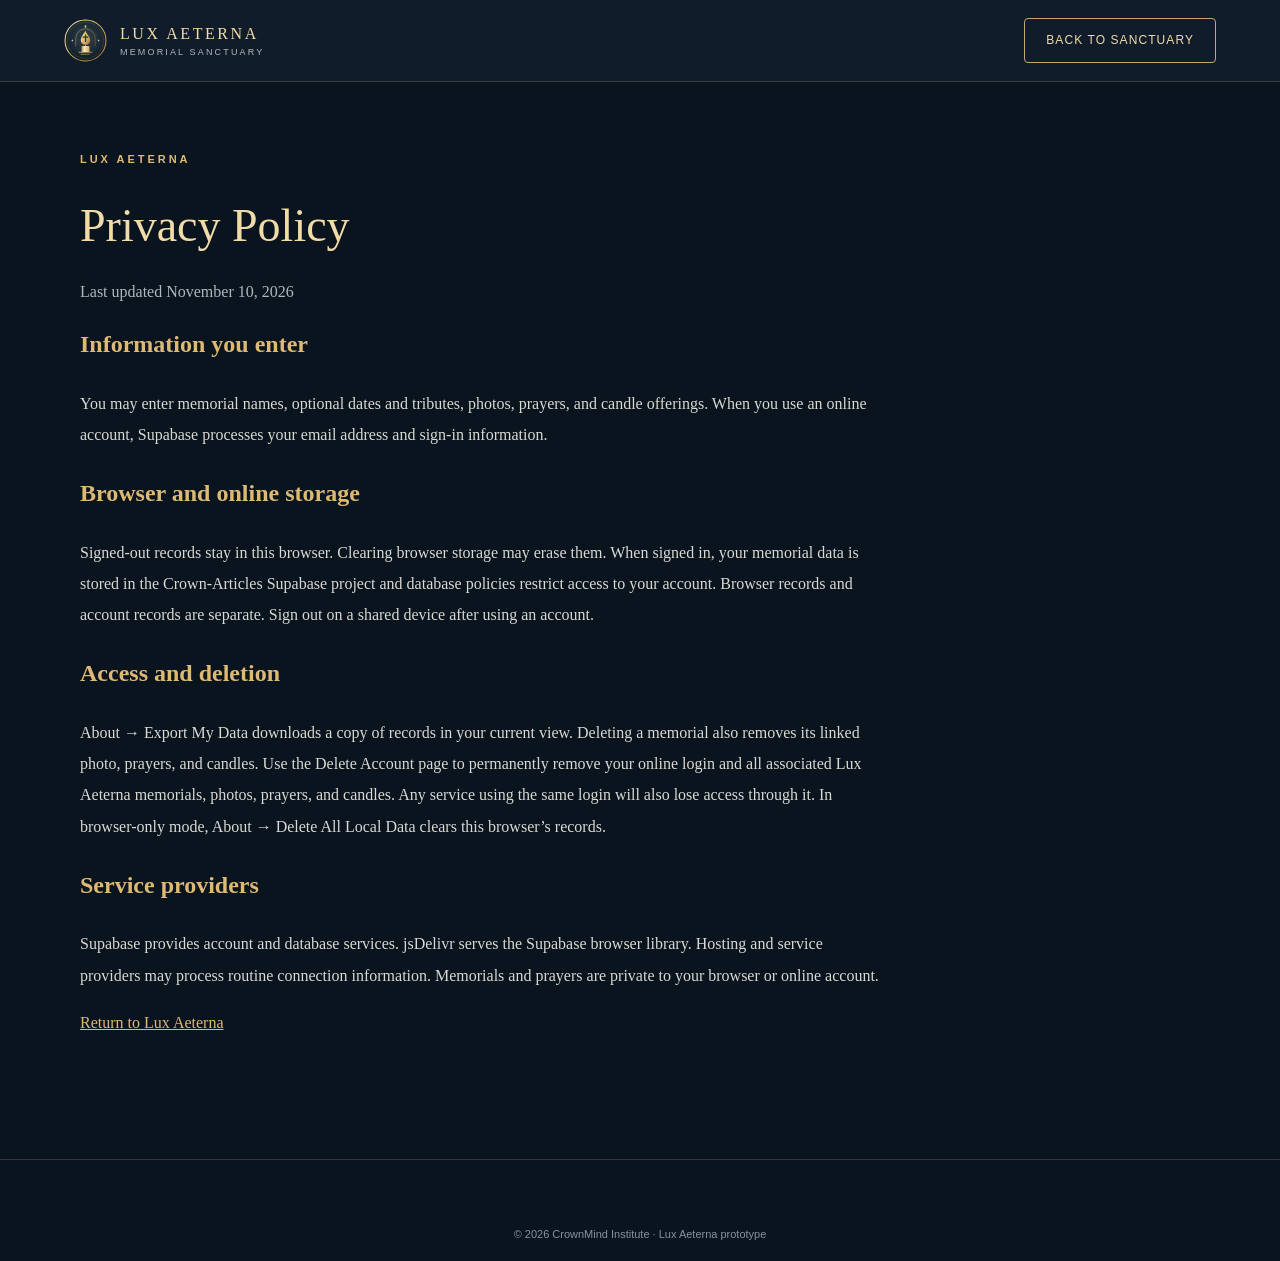
<file: privacy.html>
<!doctype html><html lang="en"><head><meta charset="utf-8"><meta name="viewport" content="width=device-width,initial-scale=1"><meta name="theme-color" content="#101c2a"><title>Privacy Policy | Lux Aeterna</title><link rel="icon" href="assets/favicon.svg" type="image/svg+xml"><link rel="stylesheet" href="assets/css/styles.css"></head><body><header class="site-header"><a class="brand" href="index.html"><img class="brand-logo" src="assets/lux-aeterna-logo.svg" width="43" height="43" alt=""><span class="brand-text"><strong>LUX AETERNA</strong><small>MEMORIAL SANCTUARY</small></span></a><a class="button button-outline" href="index.html">Back to Sanctuary</a></header><main class="content-wrap inner-page"><span class="eyebrow">LUX AETERNA</span><h1 style="color:#f1dca9;font-weight:normal;font-size:46px">Privacy Policy</h1><p style="color:#aeb8bd">Last updated November 10, 2026</p><div style="max-width:800px;line-height:1.95;color:#dad9d2">
<h2 style="color:#ddb974">Information you enter</h2><p>You may enter memorial names, optional dates and tributes, photos, prayers, and candle offerings. When you use an online account, Supabase processes your email address and sign-in information.</p>
<h2 style="color:#ddb974">Browser and online storage</h2><p>Signed-out records stay in this browser. Clearing browser storage may erase them. When signed in, your memorial data is stored in the Crown-Articles Supabase project and database policies restrict access to your account. Browser records and account records are separate. Sign out on a shared device after using an account.</p>
<h2 style="color:#ddb974">Access and deletion</h2><p>About → Export My Data downloads a copy of records in your current view. Deleting a memorial also removes its linked photo, prayers, and candles. Use the <a href="delete-account.html">Delete Account</a> page to permanently remove your online login and all associated Lux Aeterna memorials, photos, prayers, and candles. Any service using the same login will also lose access through it. In browser-only mode, About → Delete All Local Data clears this browser’s records.</p>
<h2 style="color:#ddb974">Service providers</h2><p>Supabase provides account and database services. jsDelivr serves the Supabase browser library. Hosting and service providers may process routine connection information. Memorials and prayers are private to your browser or online account.</p><p><a href="index.html" style="color:#ddb974;text-decoration:underline">Return to Lux Aeterna</a></p></div></main><footer class="site-footer"><p class="copyright">© 2026 CrownMind Institute · Lux Aeterna prototype</p></footer></body></html>
</file>
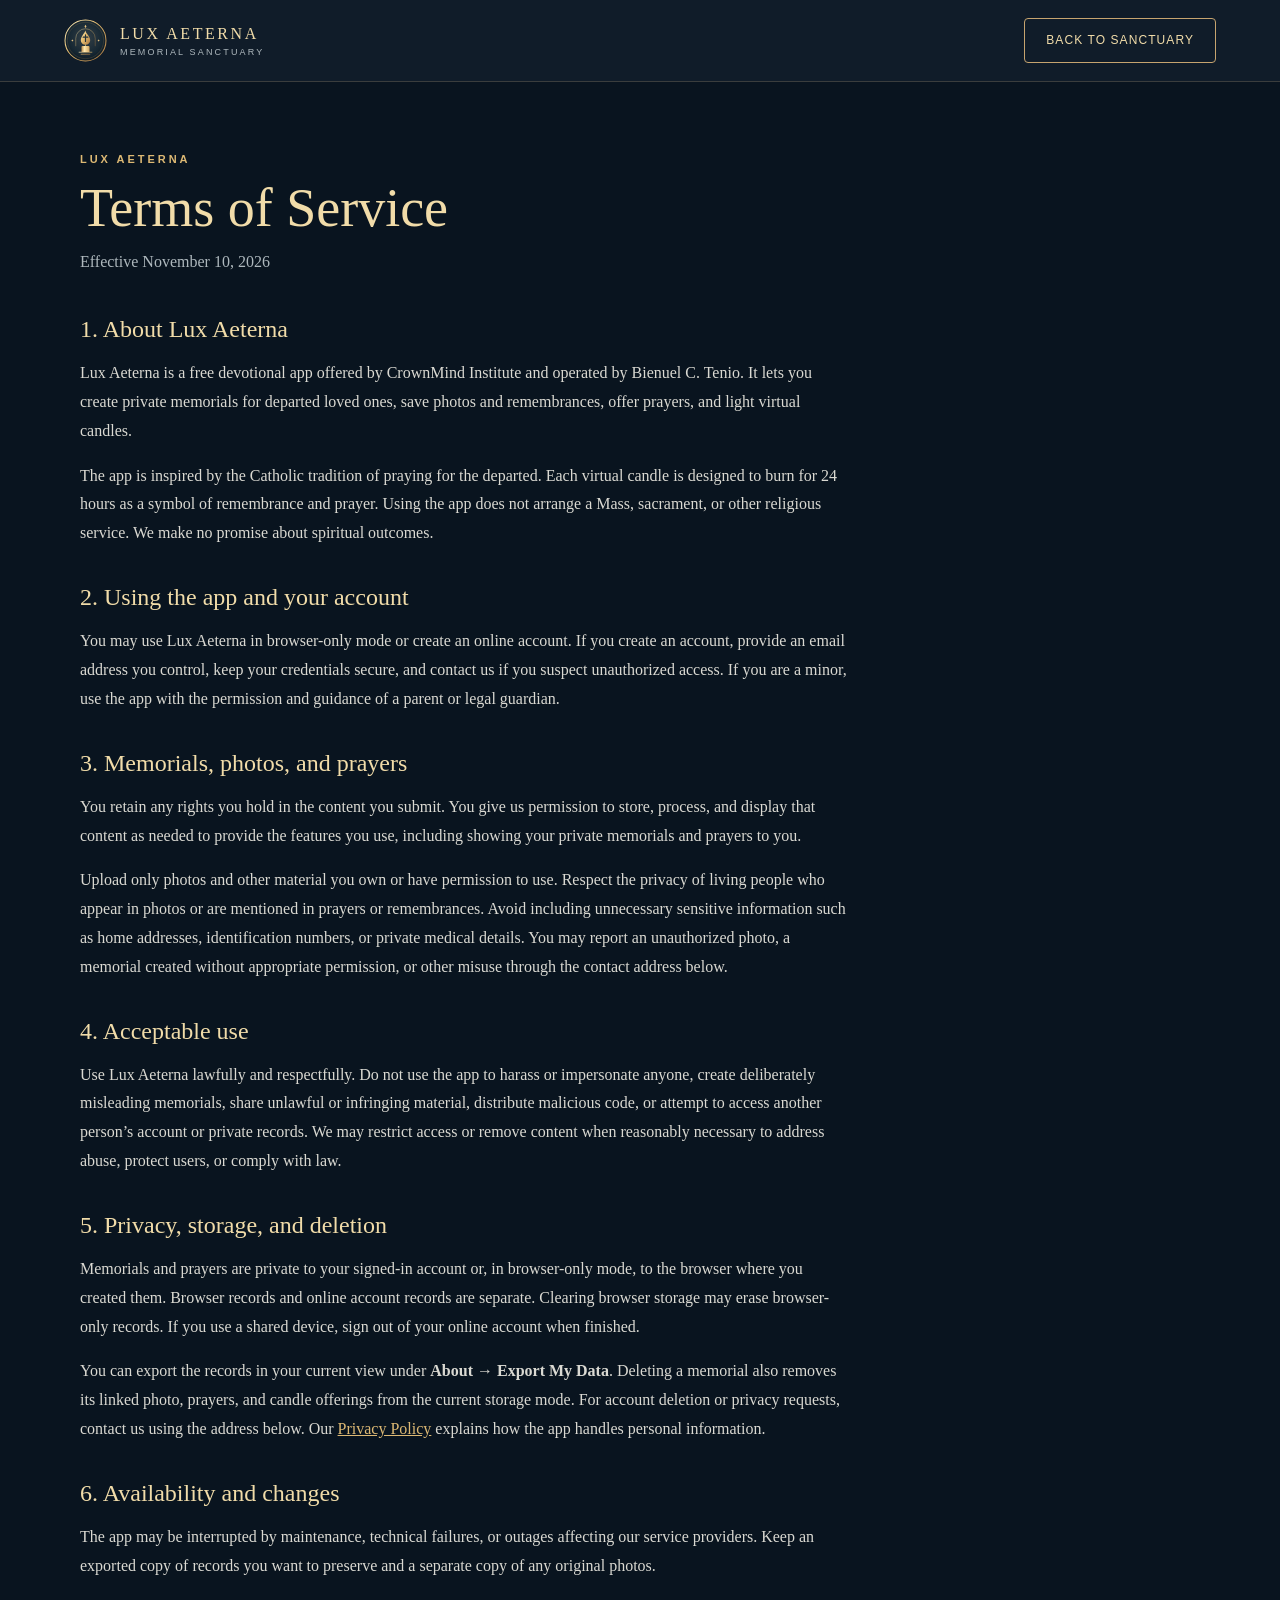
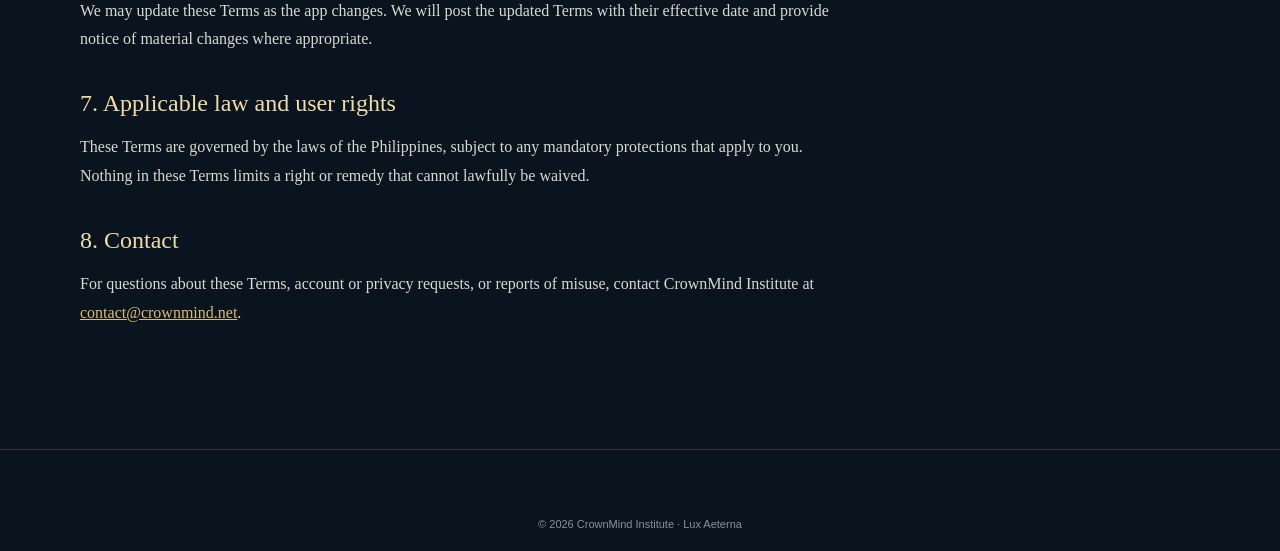
<file: terms.html>
<!doctype html>
<html lang="en">
<head>
  <meta charset="utf-8">
  <meta name="viewport" content="width=device-width,initial-scale=1">
  <meta name="theme-color" content="#101c2a">
  <title>Terms of Service | Lux Aeterna</title>
  <link rel="icon" href="assets/favicon.svg" type="image/svg+xml">
  <link rel="stylesheet" href="assets/css/styles.css">
</head>
<body>
  <header class="site-header">
    <a class="brand" href="index.html">
      <img class="brand-logo" src="assets/lux-aeterna-logo.svg" width="43" height="43" alt="">
      <span class="brand-text"><strong>LUX AETERNA</strong><small>MEMORIAL SANCTUARY</small></span>
    </a>
    <a class="button button-outline" href="index.html">Back to Sanctuary</a>
  </header>
  <main class="content-wrap inner-page">
    <div class="page-heading">
      <div>
        <span class="eyebrow">LUX AETERNA</span>
        <h1>Terms of Service</h1>
        <p>Effective <time datetime="2026-11-10">November 10, 2026</time></p>
      </div>
    </div>
    <div class="terms-copy">
      <h2>1. About Lux Aeterna</h2>
      <p>Lux Aeterna is a free devotional app offered by CrownMind Institute and operated by Bienuel C. Tenio. It lets you create private memorials for departed loved ones, save photos and remembrances, offer prayers, and light virtual candles.</p>
      <p>The app is inspired by the Catholic tradition of praying for the departed. Each virtual candle is designed to burn for 24 hours as a symbol of remembrance and prayer. Using the app does not arrange a Mass, sacrament, or other religious service. We make no promise about spiritual outcomes.</p>

      <h2>2. Using the app and your account</h2>
      <p>You may use Lux Aeterna in browser-only mode or create an online account. If you create an account, provide an email address you control, keep your credentials secure, and contact us if you suspect unauthorized access. If you are a minor, use the app with the permission and guidance of a parent or legal guardian.</p>

      <h2>3. Memorials, photos, and prayers</h2>
      <p>You retain any rights you hold in the content you submit. You give us permission to store, process, and display that content as needed to provide the features you use, including showing your private memorials and prayers to you.</p>
      <p>Upload only photos and other material you own or have permission to use. Respect the privacy of living people who appear in photos or are mentioned in prayers or remembrances. Avoid including unnecessary sensitive information such as home addresses, identification numbers, or private medical details. You may report an unauthorized photo, a memorial created without appropriate permission, or other misuse through the contact address below.</p>

      <h2>4. Acceptable use</h2>
      <p>Use Lux Aeterna lawfully and respectfully. Do not use the app to harass or impersonate anyone, create deliberately misleading memorials, share unlawful or infringing material, distribute malicious code, or attempt to access another person’s account or private records. We may restrict access or remove content when reasonably necessary to address abuse, protect users, or comply with law.</p>

      <h2>5. Privacy, storage, and deletion</h2>
      <p>Memorials and prayers are private to your signed-in account or, in browser-only mode, to the browser where you created them. Browser records and online account records are separate. Clearing browser storage may erase browser-only records. If you use a shared device, sign out of your online account when finished.</p>
      <p>You can export the records in your current view under <strong>About → Export My Data</strong>. Deleting a memorial also removes its linked photo, prayers, and candle offerings from the current storage mode. For account deletion or privacy requests, contact us using the address below. Our <a href="privacy.html">Privacy Policy</a> explains how the app handles personal information.</p>

      <h2>6. Availability and changes</h2>
      <p>The app may be interrupted by maintenance, technical failures, or outages affecting our service providers. Keep an exported copy of records you want to preserve and a separate copy of any original photos.</p>
      <p>We may update these Terms as the app changes. We will post the updated Terms with their effective date and provide notice of material changes where appropriate.</p>

      <h2>7. Applicable law and user rights</h2>
      <p>These Terms are governed by the laws of the Philippines, subject to any mandatory protections that apply to you. Nothing in these Terms limits a right or remedy that cannot lawfully be waived.</p>

      <h2>8. Contact</h2>
      <p>For questions about these Terms, account or privacy requests, or reports of misuse, contact CrownMind Institute at <a href="mailto:contact@crownmind.net">contact@crownmind.net</a>.</p>
    </div>
  </main>
  <footer class="site-footer">
    <p class="copyright">© 2026 CrownMind Institute · Lux Aeterna</p>
  </footer>
</body>
</html>
</file>
<file: assets/css/styles.css>
:root{--navy:#101c2a;--navy2:#172b3b;--deep:#09141f;--gold:#ddb974;--gold2:#f1dca9;--cream:#f5efe4;--muted:#aeb8bd;--line:rgba(224,196,141,.2);--paper:#172734;--red:#eab0a9;font-family:Georgia,'Times New Roman',serif;color:var(--cream);background:var(--deep);font-synthesis:none}*{box-sizing:border-box}html{scroll-behavior:smooth}body{margin:0;min-height:100vh;background:var(--deep)}button,input,textarea,select{font:inherit}button{cursor:pointer}a{color:inherit;text-decoration:none}button:focus-visible,a:focus-visible,input:focus-visible,textarea:focus-visible,select:focus-visible{outline:3px solid var(--gold2);outline-offset:3px}.sr-only{position:absolute;width:1px;height:1px;overflow:hidden;clip:rect(0,0,0,0);white-space:nowrap}.skip-link{position:absolute;left:-1000px;top:0;background:var(--gold);color:var(--deep);padding:10px;z-index:30}.skip-link:focus{left:10px}.site-header{height:82px;display:flex;align-items:center;justify-content:space-between;padding:0 clamp(20px,5vw,80px);background:#101c29;border-bottom:1px solid var(--line);position:relative;z-index:3}.brand{display:flex;align-items:center;gap:13px}.brand-symbol{border:1px solid var(--gold);border-radius:50%;height:43px;width:43px;display:grid;place-items:center;font-size:29px;color:var(--gold)}.brand-text{display:flex;flex-direction:column;gap:4px;letter-spacing:.16em}.brand-text strong{font-size:16px;color:var(--gold2);font-weight:normal}.brand-text small{font:9px Arial,sans-serif;letter-spacing:.24em;color:var(--muted)}.primary-nav{display:flex;gap:30px;align-items:center}.primary-nav a{font:12px Arial,sans-serif;letter-spacing:.09em;text-transform:uppercase;color:#c6cac8;padding:15px 0;border-bottom:1px solid transparent}.primary-nav a:hover,.primary-nav a.active{color:var(--gold2);border-color:var(--gold)}.menu-toggle{display:none;background:transparent;border:1px solid var(--line);color:var(--gold2);padding:8px 12px;border-radius:6px}.demo-banner{font:12px/1.5 Arial,sans-serif;text-align:center;background:#223040;color:#e0dace;padding:9px 16px}.status-dot{display:inline-block;width:7px;height:7px;border-radius:50%;background:#e5be72;margin-right:7px}.view{display:none}.view.active{display:block}.hero{min-height:625px;background:radial-gradient(ellipse at 50% 38%,rgba(226,167,83,.2),transparent 32%),radial-gradient(ellipse at 50% 95%,rgba(49,77,97,.3),transparent 60%),linear-gradient(#172736,#0c1825);position:relative;overflow:hidden;text-align:center}.hero:before,.hero:after{content:"";position:absolute;inset:0;pointer-events:none}.hero:before{background:repeating-linear-gradient(90deg,transparent 0,transparent 12%,rgba(212,190,139,.028) 12.1%,transparent 12.5%)}.hero:after{background:linear-gradient(90deg,rgba(7,17,26,.6),transparent 18%,transparent 82%,rgba(7,17,26,.6))}.hero-glow{position:absolute;left:50%;top:55px;transform:translateX(-50%);width:500px;height:500px;background:radial-gradient(circle,rgba(226,193,119,.075),transparent 66%);border:1px solid rgba(223,187,110,.07);border-radius:50%}.hero-inner{position:relative;z-index:1;max-width:750px;margin:0 auto;padding:72px 22px 55px}.eyebrow{font:11px/1.6 Arial,sans-serif;letter-spacing:.27em;color:var(--gold);font-weight:600}.cross-mark{font-size:71px;color:var(--gold);text-shadow:0 0 35px rgba(255,190,90,.25);margin:18px auto 0}.hero h1{font-size:clamp(56px,9vw,104px);font-weight:normal;letter-spacing:.025em;margin:0;color:var(--gold2);line-height:1.15}.latin{font-size:20px;font-style:italic;color:var(--gold);letter-spacing:.05em;margin:13px 0 20px}.hero-description{font-size:17px;line-height:1.9;color:#d2d5d5;max-width:555px;margin:0 auto}.hero-actions,.button-row{display:flex;gap:12px;justify-content:center;flex-wrap:wrap;margin-top:29px}.button{border-radius:4px;display:inline-flex;align-items:center;justify-content:center;min-height:45px;padding:12px 21px;font:12px/1.4 Arial,sans-serif;letter-spacing:.09em;text-transform:uppercase;border:1px solid transparent;transition:transform .15s,background .15s}.button:hover{transform:translateY(-1px)}.button-gold{background:linear-gradient(125deg,#d6af6b,#f0d495);color:#15212c;border-color:#d3ac69;font-weight:700}.button-outline{background:transparent;border-color:#c6a46f;color:var(--gold2)}.button-muted{background:#2b3a46;border-color:#485765;color:#eee}.button-danger{background:#4d2427;color:#fff;border-color:#bc7373}.devotional{font-size:14px;color:#b7b7b3;font-style:italic;margin:48px auto 0;max-width:500px;line-height:1.8}.content-wrap{max-width:1170px;margin:0 auto;padding-left:25px;padding-right:25px}.overview{padding-top:77px;padding-bottom:100px}.section-intro{text-align:center;max-width:600px;margin:0 auto 38px}.section-intro h2{font-size:37px;font-weight:normal;margin:11px 0}.section-intro p{color:var(--muted);line-height:1.7}.feature-grid{display:grid;grid-template-columns:repeat(3,minmax(0,1fr));gap:18px}.feature{background:linear-gradient(155deg,#1b2d3b,#142430);border:1px solid var(--line);text-align:center;padding:34px 24px 32px;min-height:255px}.feature-icon{font-size:35px;color:var(--gold);height:45px}.feature h3{font-size:25px;font-weight:normal;color:var(--gold2);margin:8px 0 13px}.feature p{font:14px/1.8 Arial,sans-serif;color:#b4bcc0;min-height:65px}.text-link{background:none;border:0;color:var(--gold);font:12px Arial,sans-serif;letter-spacing:.06em;margin-top:13px}.inner-page{padding-top:67px;padding-bottom:105px;min-height:600px}.page-heading{display:flex;align-items:flex-end;justify-content:space-between;gap:25px;margin-bottom:33px}.page-heading h1{font-size:clamp(37px,5vw,54px);font-weight:normal;margin:8px 0 10px;color:var(--gold2)}.page-heading p{color:var(--muted);line-height:1.65;margin:0}.toolbar{display:flex;align-items:center;justify-content:space-between;gap:14px;margin-bottom:24px}.toolbar input{max-width:390px;width:100%}.count-label{font:12px Arial,sans-serif;color:var(--muted)}input,textarea,select{background:#0f1c28;border:1px solid #40505d;border-radius:5px;color:#f2ead9;padding:13px 14px;min-width:0;width:100%;font:15px/1.5 Arial,sans-serif}input::placeholder,textarea::placeholder{color:#88969e}input[type=date]{color-scheme:dark}textarea{resize:vertical}.memorial-grid{display:grid;grid-template-columns:minmax(0,1fr);row-gap:2rem}.memorial-card{padding:29px 23px;background:linear-gradient(155deg,#1b2d3b,#13232f);border:1px solid var(--line);text-align:center;min-width:0}.card-cross{color:var(--gold);font-size:29px}.memorial-card h3{font-size:25px;font-weight:normal;color:var(--gold2);overflow-wrap:anywhere;margin:11px 0 5px}.memorial-dates{color:var(--muted);font:12px Arial,sans-serif;letter-spacing:.03em}.memorial-tribute{font:italic 14px/1.7 Georgia,serif;color:#d3d1ca;overflow-wrap:anywhere;white-space:pre-wrap}.card-actions{display:flex;justify-content:center;gap:8px;flex-wrap:wrap;margin-top:22px}.mini-btn{background:#293b49;color:#e8d8bd;border:1px solid #50606c;border-radius:4px;padding:8px 11px;font:11px Arial,sans-serif}.mini-btn:hover{background:#3a4d5b}.mini-btn.danger{color:#f1c0b8}.empty-state{grid-column:1/-1;border:1px dashed #4a5261;padding:55px 24px;text-align:center;color:var(--muted)}.empty-state .empty-symbol{font-size:44px;color:var(--gold);margin-bottom:15px}.empty-state h2{font-size:26px;font-weight:normal;color:#ebdfcd}.empty-state p{font:14px/1.8 Arial,sans-serif}.ornamental-divider{text-align:center;color:var(--gold);font-size:22px;margin:20px 0}.candle-grid{display:grid;grid-template-columns:repeat(4,minmax(0,1fr));gap:18px}.candle-card{min-height:245px;background:linear-gradient(#1d2d3a,#14232f);border:1px solid var(--line);text-align:center;padding:22px 12px}.candle-card h3{font-weight:normal;color:var(--gold2);font-size:18px;overflow-wrap:anywhere;margin:0 0 10px}.candle-card p{font:12px Arial,sans-serif;color:var(--muted)}.quiet-note{color:var(--muted);font:12px/1.8 Arial,sans-serif;margin-top:35px;text-align:center}.prayer-layout{display:grid;grid-template-columns:.85fr 1.15fr;gap:28px}.traditional-prayer{background:linear-gradient(145deg,#203440,#152531);padding:45px 33px;border:1px solid var(--line);text-align:center}.traditional-prayer h2{color:var(--gold2);font-size:36px;font-weight:normal}.traditional-prayer p{font:italic 18px/2 Georgia,serif;color:#ddd8ca}.prayer-separator{width:70px;border-top:1px solid var(--gold);margin:27px auto}.subheading{font-size:28px;font-weight:normal;color:var(--gold2);margin:0 0 20px}.prayer-item{border-bottom:1px solid var(--line);padding:13px 0 24px;margin-bottom:12px}.prayer-item h3{font-weight:normal;font-size:19px;color:var(--gold2);margin:8px 0}.prayer-item p{white-space:pre-wrap;overflow-wrap:anywhere;line-height:1.7;color:#ddd7ca}.prayer-item small{color:var(--muted);font:12px Arial,sans-serif}.about-panel{max-width:800px;border:1px solid var(--line);background:#172935;text-align:center;margin:0 auto;padding:48px clamp(23px,5vw,64px)}.about-cross{font-size:50px;color:var(--gold)}.about-panel h2{font-size:35px;font-weight:normal;color:var(--gold2)}.about-panel p{line-height:1.95;color:#c9cdd0}.about-panel .button{margin-top:20px}.data-tools{max-width:800px;margin:48px auto;padding:26px;border:1px solid #4a5056}.data-tools h2{font-weight:normal;color:var(--gold2)}.data-tools p{font:14px/1.7 Arial,sans-serif;color:var(--muted)}.data-tools .button-row{justify-content:flex-start}.site-footer{background:#0a141e;border-top:1px solid var(--line);padding:38px clamp(25px,5vw,80px) 21px}.footer-inner{display:flex;align-items:flex-start;justify-content:space-between;gap:30px;max-width:1170px;margin:auto}.footer-brand{color:var(--gold2);letter-spacing:.15em}.footer-inner p{font-style:italic;color:var(--muted);font-size:14px}.footer-links{display:flex;gap:25px;flex-wrap:wrap;font:12px Arial,sans-serif;color:var(--gold)}.copyright{font:11px Arial,sans-serif;color:#88929d;text-align:center;margin:30px 0 0}.app-dialog{background:#182b39;color:var(--cream);border:1px solid var(--gold);border-radius:9px;width:min(95vw,550px);max-height:min(90vh,800px);padding:0;box-shadow:0 25px 80px #0008}.app-dialog::backdrop{background:rgba(2,8,12,.8)}.dialog-body{padding:26px 30px;overflow:auto;max-height:88vh}.dialog-heading{display:flex;align-items:flex-start;justify-content:space-between;gap:15px;margin-bottom:18px}.dialog-heading h2{font-size:30px;font-weight:normal;color:var(--gold2);margin:6px 0}.close-button{background:transparent;border:0;color:#e7d6b6;font-size:30px;line-height:1}.dialog-body label{display:block;margin:17px 0 7px;font:13px Arial,sans-serif;color:#eee2d0}.required{color:#efb2a7}.optional,.form-hint{font:12px/1.6 Arial,sans-serif;color:var(--muted)}.form-hint{margin-top:16px}.two-fields{display:grid;grid-template-columns:1fr 1fr;gap:13px}.dialog-actions{display:flex;justify-content:flex-end;gap:10px;flex-wrap:wrap;margin-top:25px}.confirm-dialog{max-width:445px}.confirm-dialog p{color:#ddd;line-height:1.7}.toast{position:fixed;bottom:25px;right:25px;max-width:min(90vw,390px);padding:15px 18px;background:#2e493d;color:#fff;border:1px solid #7ca08b;border-radius:6px;font:13px/1.5 Arial,sans-serif;box-shadow:0 8px 30px #0008;z-index:20;display:none}.toast.show{display:block}@media(max-width:950px){.primary-nav{gap:15px}.candle-grid{grid-template-columns:repeat(3,minmax(0,1fr))}}@media(max-width:700px){.site-header{height:72px;padding:0 19px}.menu-toggle{display:block}.primary-nav{position:absolute;display:none;top:72px;left:0;right:0;flex-direction:column;align-items:stretch;gap:0;background:#101c29;border-bottom:1px solid var(--line);padding:10px 22px 20px}.primary-nav.open{display:flex}.primary-nav a{padding:14px 6px}.hero{min-height:auto}.hero-inner{padding:48px 24px 53px}.cross-mark{font-size:60px}.hero h1{font-size:clamp(51px,12vw,76px)}.latin{font-size:17px}.hero-description{font-size:15px}.hero-actions{gap:11px}.devotional{margin-top:32px}.overview{padding-top:58px;padding-bottom:65px}.section-intro h2{font-size:30px}.feature-grid,.prayer-layout{grid-template-columns:1fr}.feature{min-height:auto}.feature p{min-height:auto}.inner-page{padding-top:44px;padding-bottom:75px}.page-heading{align-items:flex-start;flex-direction:column}.page-heading .button{width:100%}.candle-grid{grid-template-columns:repeat(2,minmax(0,1fr));gap:10px}.footer-inner{flex-direction:column}.dialog-body{padding:24px 18px}}@media(max-width:380px){.brand-text strong{font-size:13px}.brand-text small{font-size:8px}.brand-symbol{width:36px;height:36px}.hero-actions .button{width:100%}.two-fields{grid-template-columns:1fr}.candle-grid{grid-template-columns:1fr 1fr}.candle-card{padding-left:5px;padding-right:5px}}

.memorial-photo {
  display: block;
  width: auto;
  max-width: min(100%, 10rem);
  max-height: 10rem;
  border: 1px solid #a78654;
  border-radius: 12px;
  margin-bottom: .75rem;
}
.memorial-photo-controls {
  display: flex;
  flex-wrap: wrap;
  align-items: center;
  gap: .75rem;
}
.memorial-photo-controls [hidden] { display: none; }
#memorialPhotoStatus:empty { display: none; }

#accountButton { margin-inline-start: .5rem; }

.memorial-portrait {
  display: grid;
  grid-template-columns: clamp(2rem, 12%, 3.5rem) minmax(0, 10rem) clamp(2rem, 12%, 3.5rem);
  align-items: center;
  justify-content: center;
  justify-items: center;
  gap: clamp(.25rem, 2vw, .75rem);
  margin-bottom: .75rem;
}
.memorial-portrait .memorial-photo { margin-bottom: 0; }
.memorial-angel {
  align-self: stretch;
  width: 100%;
  background: url("../memorial-angel.webp") center / contain no-repeat;
}
.memorial-angel:last-child { transform: scaleX(-1); }

.memorial-row {
  display: grid;
  --memorial-card-width: min(25rem, calc(100% - 3.6rem));
  position: relative;
  grid-template-columns: var(--memorial-card-width) minmax(0, 1fr);
  gap: .4rem;
}
.memorial-row + .memorial-row::before {
  content: "";
  position: absolute;
  inset-inline-start: 0;
  top: -1.5rem;
  width: var(--memorial-card-width);
  height: 1rem;
  background: url("data:image/svg+xml,%3Csvg%20xmlns%3D%22http%3A%2F%2Fwww.w3.org%2F2000%2Fsvg%22%20width%3D%2248%22%20height%3D%2216%22%20viewBox%3D%220%200%2048%2016%22%3E%3Cg%20fill%3D%22none%22%20stroke%3D%22%23ddb974%22%20stroke-width%3D%22.85%22%20stroke-linecap%3D%22round%22%20stroke-linejoin%3D%22round%22%3E%3Cpath%20d%3D%22M0%208h48M0%208Q6%201%2012%208T24%208T36%208T48%208M0%208q6%207%2012%200t12%200t12%200t12%200%22%2F%3E%3Cpath%20d%3D%22M24%208C18%206%2021%202%2024%201c3%201%206%205%200%207%206%202%203%206%200%207-3-1-6-5%200-7Z%22%2F%3E%3C%2Fg%3E%3Cpath%20d%3D%22m12%205%203%203-3%203-3-3Zm24%200%203%203-3%203-3-3Z%22%20fill%3D%22%23f1dca9%22%2F%3E%3C%2Fsvg%3E") repeat-x center;
  mask-image: linear-gradient(to right, transparent, #000 9%, #000 91%, transparent);
  opacity: .8;
  pointer-events: none;
}
.memorial-candle-group {
  display: flex;
  align-self: start;
  align-items: flex-start;
  flex-wrap: wrap;
  gap: 10px 3px;
}
.memorial-candle-illustration {
  display: flex;
  flex-direction: column;
  align-items: center;
  justify-content: flex-end;
  width: 24px;
  height: 96px;
}
.memorial-candle-top {
  position: relative;
  width: 24px;
  height: 36px;
}
.memorial-candle-flame {
  position: absolute;
  z-index: 1;
  left: 5px;
  bottom: 4px;
  width: 14px;
  height: 32px;
  border-radius: 52% 48% 52% 48% / 74% 75% 25% 26%;
  background:
    radial-gradient(ellipse 35% 25% at 50% 93%, #5c78ce 2%, #816cb3 34%, transparent 95%),
    radial-gradient(ellipse 48% 61% at 49% 67%, #fffce5 14%, #fff0ad 38%, #ffc54e 70%, transparent 100%),
    linear-gradient(#f78a26, #ffc654 65%, #ec7025);
  box-shadow: 0 0 10px #ffb7509c, 0 0 19px #f087394d;
  transform-origin: 50% 95%;
  animation: memorial-flicker 1.7s ease-in-out infinite;
}
.memorial-candle-illustration:nth-child(even) .memorial-candle-flame,
.candle-card:nth-child(even) .memorial-candle-flame {
  animation-delay: -.65s;
  animation-duration: 1.35s;
}
@keyframes memorial-flicker {
  0%, 100% { transform: skewX(-3deg) scale(.97, 1); opacity: .98; }
  23% { transform: skewX(8deg) scale(.9, 1.05); opacity: 1; }
  47% { transform: skewX(-8deg) scale(1.05, .91); opacity: .87; }
  76% { transform: skewX(4deg) scale(.94, 1.02); opacity: 1; }
}
.memorial-candle-wick {
  position: absolute;
  bottom: 0;
  left: 11px;
  width: 2px;
  height: 9px;
  background: linear-gradient(#cf6837, #493023 55%);
}
.memorial-candle-wax {
  width: 21px;
  height: var(--wax-height);
  border-radius: 4px 4px 3px 3px;
  background: linear-gradient(90deg, #ac8c60, #f8e4b8 40%, #d5b783 80%, #98784f);
  box-shadow: 0 0 12px #efbb6028;
  animation: memorial-melt var(--burn-time) linear forwards;
}
@keyframes memorial-melt {
  to { height: 4px; }
}
@media (prefers-reduced-motion: reduce) {
  .memorial-candle-flame,
  .memorial-candle-wax { animation: none; }
}

.prayer-recipient {
  color: var(--gold2);
  overflow-wrap: anywhere;
}

.candle-stage {
  display: flex;
  align-items: flex-end;
  justify-content: center;
  height: 126px;
  margin: 12px auto 21px;
}
.candle-stage .memorial-candle-illustration {
  transform: scale(1.3);
  transform-origin: center bottom;
}

.in-memoriam-grid {
  display: grid;
  grid-template-columns: repeat(auto-fill, minmax(min(100%, 10rem), 1fr));
  gap: 1rem;
}
.in-memoriam-card {
  min-width: 0;
  padding: 1rem .75rem;
  text-align: center;
  background: linear-gradient(155deg, #1b2d3b, #13232f);
  border: 1px solid var(--line);
}
.in-memoriam-thumbnail {
  display: grid;
  place-items: center;
  width: min(100%, 6rem);
  aspect-ratio: 1;
  overflow: hidden;
  margin: 0 auto;
  border: 1px solid var(--gold);
  border-radius: 10px;
  background: var(--deep);
  color: var(--gold);
  font-size: 2rem;
}
.in-memoriam-thumbnail img {
  width: 100%;
  height: 100%;
  object-fit: cover;
}
.in-memoriam-card h2 {
  margin: .75rem 0 .5rem;
  color: var(--gold2);
  font-size: 1.15rem;
  font-weight: normal;
  overflow-wrap: anywhere;
}
.in-memoriam-dates {
  display: grid;
  grid-template-columns: auto auto;
  justify-content: center;
  gap: .25rem .5rem;
  margin: 0;
  text-align: start;
  color: var(--muted);
  font: 12px/1.4 Arial, sans-serif;
}
.in-memoriam-dates dt { color: var(--gold); }
.in-memoriam-dates dd { margin: 0; }

#offeredPrayersTitle { overflow-wrap: anywhere; }
#allPrayersBtn { margin-bottom: 1rem; }

.terms-copy {
  max-width: 48rem;
  color: #dad9d2;
  line-height: 1.8;
}
.terms-copy h2 {
  margin: 1.75rem 0 .5rem;
  color: var(--gold2);
  font-weight: normal;
}
.terms-copy p { margin: 0 0 1rem; }
.terms-copy a {
  color: var(--gold);
  text-decoration: underline;
  overflow-wrap: anywhere;
}

.brand-logo {
  display: block;
  width: 43px;
  height: 43px;
  flex: 0 0 auto;
}

@media (max-width: 380px) {
  .brand-logo {
    width: 36px;
    height: 36px;
  }
}
</file>
